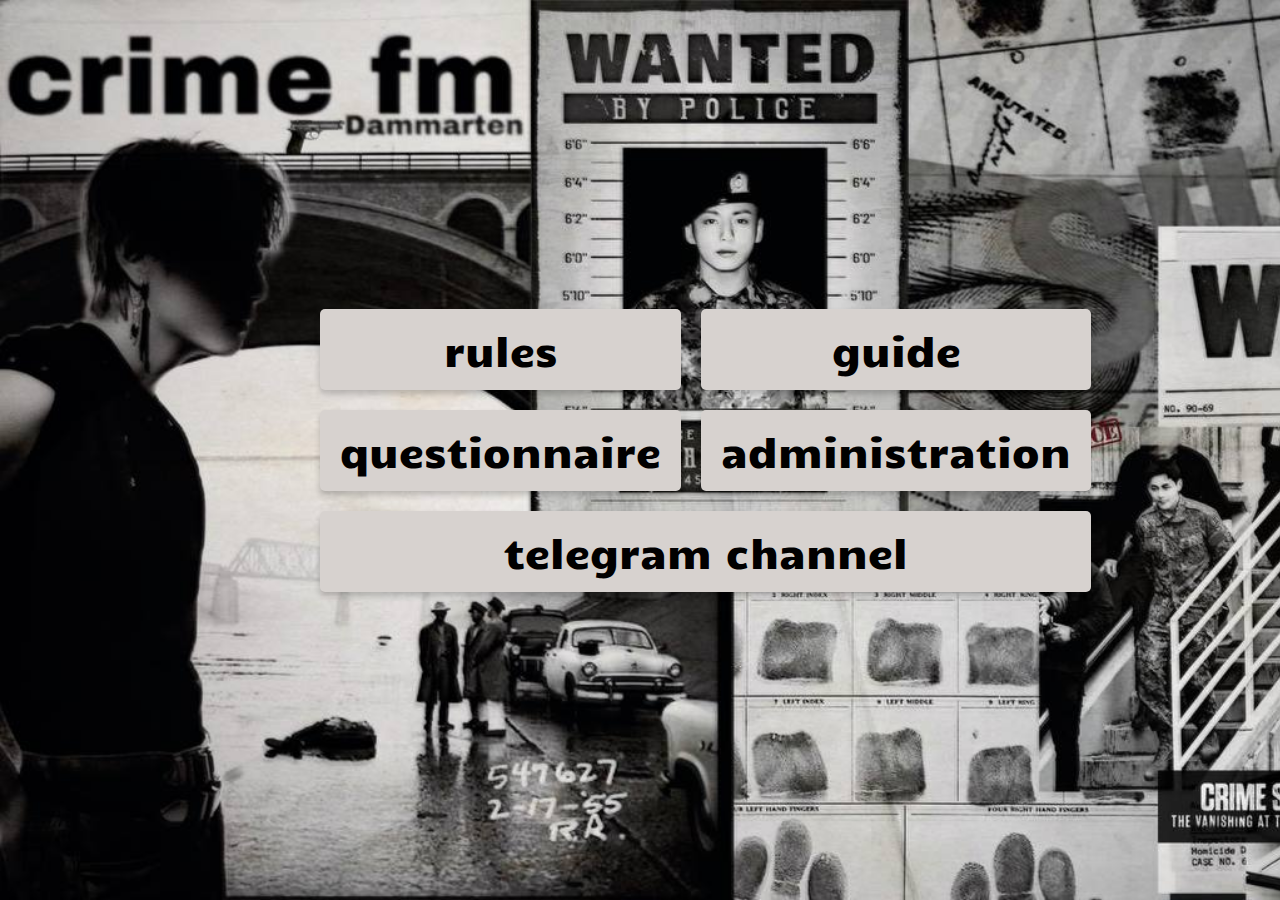
<file: index.html>
<!DOCTYPE html>
<html lang="en">
<head>
    <meta charset="UTF-8">
    <meta name="viewport" content="width=device-width, initial-scale=1.0">
    <title>Document</title>
    <meta name="viewport" content="width=device-width, initial-scale=1.0">
    <link rel="stylesheet" href="./style.css">
        <link href="https://fonts.googleapis.com/css2?family=Candal&family=Prosto+One&display=swap" rel="stylesheet">
    
</head>
<body id="animatedBody">
    <div class="navbar">
        <button id="rulesBtn">rules</button>
        <button id="guideBtn">guide</button>
        <button id="formBtn">questionnaire</button>
        <button id="adminBtn" onclick="window.location.href='admin.html'">administration</button>
        <!-- Telegram-кнопка внутри сетки -->
        <button onclick="window.location.href='https://t.me/crmfch'" target="_blank" id="telegramBtn" class="telegram-button">telegram channel</button>
    </div>

    <!-- Модальное окно для Правил -->
    <div id="rulesModal" class="modal">
        <div class="modal-content">
            <span class="close" id="rulesClose">&times;</span>
            <h2>RULES</h2>
            <h3>Вас приветствует мужской чат “Crime Family” и его правила</h3>
    <p>Прочтение этих правил есть обязательным условием для вступления к нам. Так же, не знание правил не освобождает участников от ответственности.</p>

    <ul>
        <li>
            В основе ценностей, семьи криминалистов, стоит уважение. Вы можете не сходиться во мнениях, позициях, ситуациях, думать по другому, но без уважения к участникам и администрации, вас в чате мы не будем приветствовать.
        </li><br>
        <li>
            Мы принимаем участников только с мужскими персонажами. Каждый в семье имеет право потребовать сменить аватарку, либо при сильном сопротивлении исключить из семьи.
        </li><br>
        <li>
            Владелец приветствует разрешение конфликтов (если они касаются непосредственно ситуаций чата и их участников) в самом чате. Владелец имеет полное право потребовать прекратить спор, либо же продолжить дабы решить ситуацию и вернуть мир между участниками. Если ситуация разрешена, то дальнейшее обсуждения просим проводить в личных сообщениях.
        </li><br>
        <li>
            Обязательна есть подписка на канал семьи, инициал и анкета, можно отправить с сайта, либо же сделать самому из телеграмм-канала(@crmfch). Без этих условий мы не примем вас в чат.
        </li><br>
        <li>
            Норма:
            <ul>
                <li>в день - 50 сообщений</li>
                <li>в неделю - 350 сообщений</li>
            </ul>
            На чистках, владелец на своё усмотрение решает на какую норму опираться. Сами чистки проводятся на выходных.
        </li><br>
        <li>
            Рест: <br>
            Первый рест можно взять после недельного пребывания в чате и не более чем на неделю, с учетом появления. При особо серьезных случаях, осведомленный владелец, может дать более долгий рест.
        </li><br>
        <li>
            В чате присутствует конфиденциальность ваших личностей. Кружочки с лицом запрещены. Голосовые сообщения, голосовые чаты и кружочки можно, но без ваших красивых лиц.
        </li><br>
        <li>
            Реклама других конференций, борделей, кланов и семей запрещена. Ваши личные телеграмм каналы можно рекламировать.
        </li><br>
        <li>
            Удалять чат с владельцем, где присутствует анкета и любая другая информация касаемая участника, запрещено. Теймер просим убирать сразу.
        </li><br>
        <li>
            При смене юза/имени/анкеты сообщайте владельцу в личные сообщения.
        </li><br>
        <li>
            При уходе, просим причину выхода из семьи, владельцу в личные сообщения. Вернуться можно только два раза, (максимум три, на усмотрение владельца). Так же владелец имеет право не принимать вас и второй раза. Участники же могут сообщить о нежелании принимать участника и это решение может пойти на голосование всей семье.
        </li><br>
        <li>
            Анрег без причины — пред. Три преда и вас исключат из чата. Каллы служат для важной информации и вливания новых участников, просим брать в этом активную роль, а не уходить под анрегом.
        </li><br>
        <li>
            Язык общения русский. Если два или больше участников перекинуться парой слов на другом языке, никто против не будет, но вести полноценные разговоры просим на выбранном для всех языке.
        </li><br>
    </ul>

    <h4>Если вы согласны со всеми правилами, то наша семья будет рада приветствовать каждого в чате, общаться, играть и проводить вместе время.
    </h4>
</div>
        </div>
    </div>

    <div id="guideModal" class="modal">
        <div class="modal-content">
            <span class="close" id="guideClose">&times;</span>
            <h2>Guide: Как заполнить анкету</h2>
            <p>(Шаблон/пример анкеты указан в ознакомительном посте.)
            </p>
            <p>Так же анкету можно заполнить на сайте (в окне "Questionnaire"), просто вписав ваши данные и прикрепив фотографию. </p>
            <p>
                После ваших данных просим не ставить никаких знаков.
            </p>
            <ol>
                <li>Фото/foto - формат 16:9, черно-белая.</li>
                <li>Имя/name - на английском, с большой буквы.</li>
                <li>Возраст/age - цифрами, как обычно, без точек.</li>
                <li>Позиции/position:
                    <ul>
                        <li>top - актив</li>
                        <li>bottom - пассив</li>
                        <li>switch - универсал</li>
                    </ul>
                </li>
                <li>Ориентация/orientation - сокращено или нет, важности не имеет.</li>
                <li>Статус/status:
                    <ul>
                        <li>single - свободен/а</li>
                        <li>taken - занят/а</li>
                    </ul>
                </li>
            </ol>
            <p>
                Ваши анкеты будут находиться в комментариях под постом «𝐐𝐔𝐄𝐒𝐓𝐈𝐎𝐍𝐍𝐀𝐈𝐑𝐄𝐒». <br>
                Помимо анкет туда что-либо запрещено писать.
            </p>
        </div>
    </div>

    <div id="formModal" class="modal">
        <div class="modal-content">
            <span class="close" id="formClose">&times;</span>
            <!-- Дополнительная информация -->
            <h2>Анкета для вступления</h2>
            <h4>Важно: <br>данные для анкеты вписывать на английском, с большой буквы, без каких либо знаков</h4>
    
            <!-- Форма -->
            <form id="telegramForm" class="content">
                <label for="name">Введите имя и фамилию:</label><br>
                <input type="text" id="fullName" name="fullName" placeholder="Name Full Name" required ><br>
    
                <label for="age">Введите ваш возраст:</label><br>
                <input type="number" id="age" name="age" placeholder="16+" required><br>
    
                <label for="orientation">Введите ориентацию:</label><br>
                <input type="text" id="orientation" name="orientation" placeholder="Bisexual" required><br>
    
                <label for="position">Введите позицию:</label><br>
                <input type="text" id="position" name="position" placeholder="Top/Bottom/Switch" required><br>
    
                <label for="status">Введите статус:</label><br>
                <input type="text" id="status" name="status" placeholder="Single/Taken" required><br>
    
                <label for="username">Введите юз:</label><br>
                <input type="text" id="username" name="username" placeholder="rindnv" required><br>
    
                <label for="file">Загрузить фотографию:</label><br>
                <input type="file" id="file" name="file" accept="image/*" required>
                <br><br>
    
                <button type="submit">Отправить</button>
            </form>
        </div>
    </div>
    
    <script src="./main.js"></script>
</body>
</html>
</file>
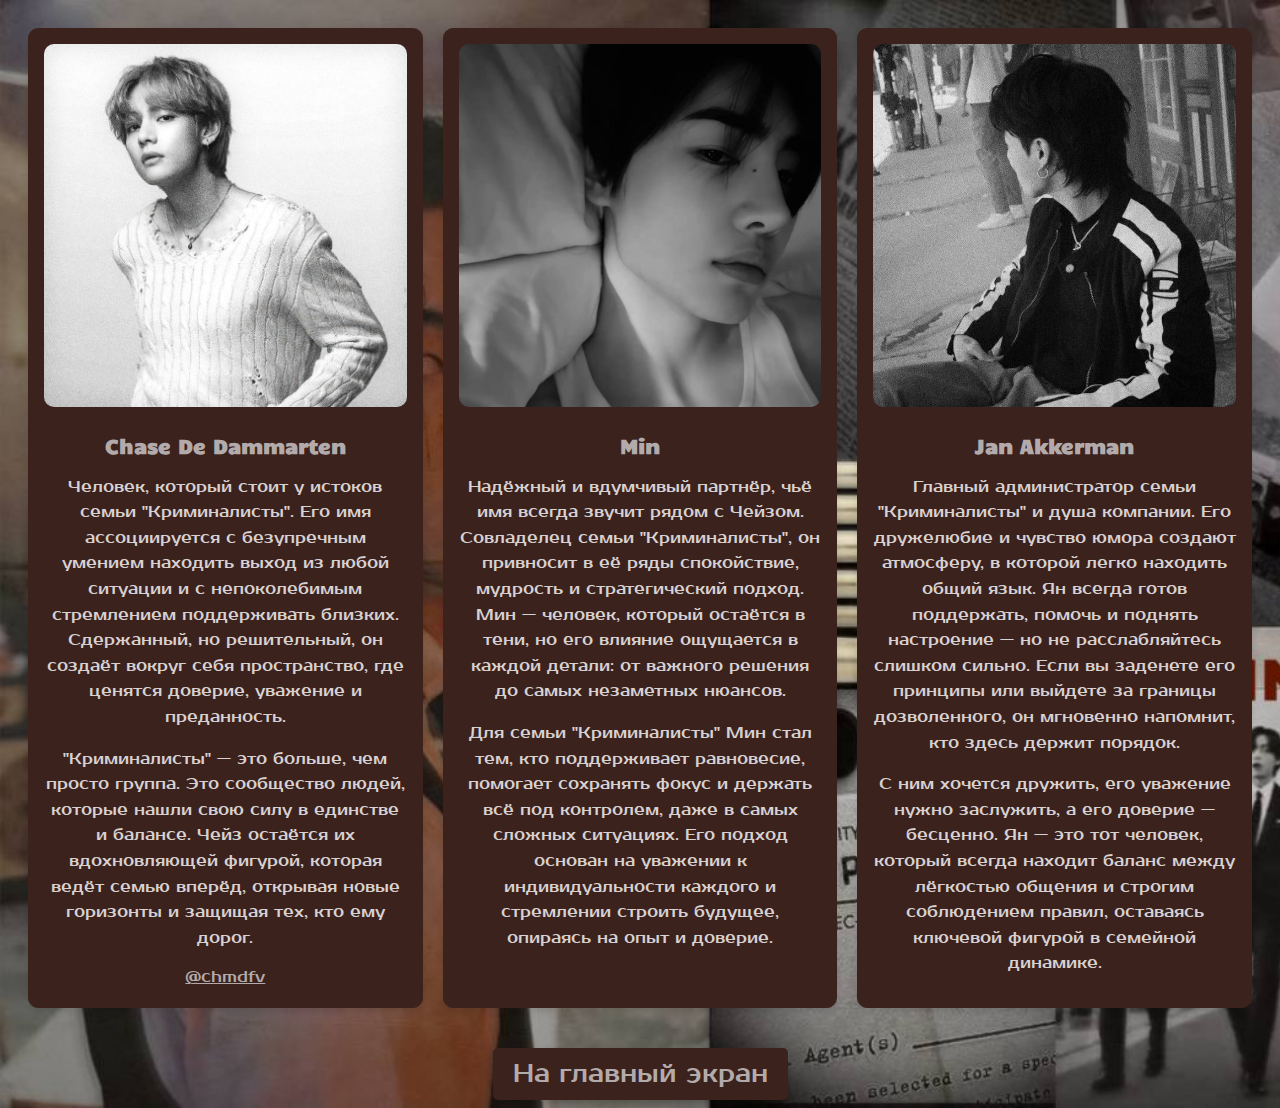
<file: admin.html>
<!DOCTYPE html>
<html lang="en">
<head>
    <meta charset="UTF-8">
    <meta name="viewport" content="width=device-width, initial-scale=1.0">
    <title>Document</title>
    <link rel="stylesheet" href="./style_adm.css">
    <link href="https://fonts.googleapis.com/css2?family=Candal&family=Prosto+One&display=swap" rel="stylesheet">
</head>
<body>
    <!--<div class="overlay"></div>-->

    <div class="admin-section">
        <div class="admin-card">
            <img src="th.jpg" alt="Owner" class="admin-photo">
            <h2>Chase De Dammarten</h2>
            <p>Человек, который стоит у истоков семьи "Криминалисты". Его имя ассоциируется с безупречным умением находить выход из любой ситуации и с непоколебимым стремлением поддерживать близких. Сдержанный, но решительный, он создаёт вокруг себя пространство, где ценятся доверие, уважение и преданность.</p>
            <p>"Криминалисты" — это больше, чем просто группа. Это сообщество людей, которые нашли свою силу в единстве и балансе. Чейз остаётся их вдохновляющей фигурой, которая ведёт семью вперёд, открывая новые горизонты и защищая тех, кто ему дорог.</p>
            <a href="https://t.me/chmdfv" target="_blank">@chmdfv</a>
        </div>

        <div class="admin-card">
            <img src="snch.jpg" alt="Co-owner" class="admin-photo">
            <h2>Min </h2>
            <p>Надёжный и вдумчивый партнёр, чьё имя всегда звучит рядом с Чейзом. Совладелец семьи "Криминалисты", он привносит в её ряды спокойствие, мудрость и стратегический подход. Мин — человек, который остаётся в тени, но его влияние ощущается в каждой детали: от важного решения до самых незаметных нюансов.</p>
            <p>Для семьи "Криминалисты" Мин стал тем, кто поддерживает равновесие, помогает сохранять фокус и держать всё под контролем, даже в самых сложных ситуациях. Его подход основан на уважении к индивидуальности каждого и стремлении строить будущее, опираясь на опыт и доверие.</p>
        </div>
        
        <div class="admin-card">
            <img src="jk.jpg" alt="Admin" class="admin-photo">
            <h2>Jan Akkerman</h2>
            <p>Главный администратор семьи "Криминалисты" и душа компании. Его дружелюбие и чувство юмора создают атмосферу, в которой легко находить общий язык. Ян всегда готов поддержать, помочь и поднять настроение — но не расслабляйтесь слишком сильно. Если вы заденете его принципы или выйдете за границы дозволенного, он мгновенно напомнит, кто здесь держит порядок.</p>
            <p>С ним хочется дружить, его уважение нужно заслужить, а его доверие — бесценно. Ян — это тот человек, который всегда находит баланс между лёгкостью общения и строгим соблюдением правил, оставаясь ключевой фигурой в семейной динамике.</p>
        </div>
    </div>
    <div class="return-home">
        <button onclick="window.location.href='index.html'">На главный экран</button>
    </div>
</body>
</html>
</file>
<file: style.css>
/* Центрирование всего содержимого */
body {
    background-image: url('glown.jpg');
    background-repeat: no-repeat;
    background-size: cover;
    display: flex;
    justify-content: center;
    align-items: center;
    height: 100vh;
    margin: 0;
}

/* Сетка кнопок */
.navbar {
    display: grid;
    grid-template-columns: 1fr 1fr; /* Две колонки */
    grid-template-rows: auto auto auto; /* Три строки: две строки для кнопок + одна для Telegram */
    gap: 20px;
    text-align: center;
    width: 50%; /* Ширина всей секции */
    justify-items: center; /* Центровка кнопок внутри ячеек */
}

/* Единый стиль кнопок */
button, .telegram-button {
    background-color: #D7D2CF;
    color: #010000;
    border: none;
    border-radius: 5px;
    padding: 15px 20px;
    font-size: 250%;
    font-family: 'Candal', sans-serif;
    cursor: pointer;
    box-shadow: 0 4px 6px rgba(0, 0, 0, 0.2);
    text-align: center;
    width: 100%; /* Одинаковая ширина всех кнопок */
}

button:hover, .telegram-button:hover {
    background-color: #A7A7A7;
    transition: background-color 0.2s ease;
}

/* Telegram-кнопка - отдельный стиль, если нужно */
.telegram-button {
    grid-column: 1 / -1; /* Занимает всю строку по ширине сетки */
}


/* Стиль модального окна */
.modal {
    display: none; /* Окно по умолчанию скрыто */
    position: fixed;
    z-index: 1000;
    left: 0;
    top: 0;
    width: 100%;
    height: 100%;
    background-color: rgba(0, 0, 0, 0.8); /* Тёмный полупрозрачный фон */
}

.modal-content {
    position: relative;
    margin: auto;
    top: 10%; /* Чтобы окно не выходило за верх */
    width: 50%;
    max-height: 80vh;
    overflow-y: auto; /* Включаем прокрутку */
    background-color: rgba(255, 255, 255, 0.897);
    padding: 20px;
    border-radius: 10px;
    text-align: justify;
    font-size: 35px; /* Крупный текст */
    line-height: 1.7;
    box-shadow: 0 4px 6px rgba(0, 0, 0, 0.2);
}

.close {
    position: absolute;
    top: 10px;
    right: 20px;
    font-size: 25px;
    cursor: pointer;
    color: rgb(0, 0, 0);
}

.rules h1 {
    font-size: 24px;
    text-align: center;
    margin-bottom: 20px;
}

.rules p {
    margin-bottom: 20px;
    text-align: justify;
}

.rules ul {
    list-style-type: disc;
    margin-left: 20px;
}

.rules ul ul {
    list-style-type: circle;
    margin-left: 40px;
}

.rules li {
    margin-bottom: 15px;
}

.content input {
    width: 80%; /* Увеличивает ширину поля ввода */
    height: 40px; /* Увеличивает высоту поля ввода */
    margin: 10px auto; /* Устанавливает отступы между полями */
    font-size: 18px; /* Увеличивает размер текста внутри поля */
    padding: 5px 10px; /* Добавляет внутренний отступ для удобства */
    border: 2px solid #D7D2CF; /* Добавляет границу */
    border-radius: 5px; /* Закругляет углы */
    box-shadow: 0 2px 4px rgba(0, 0, 0, 0.1); /* Лёгкая тень для эстетики */
}

.content input:focus {
    border-color: #A7A7A7; /* Цвет границы при фокусе */
    outline: none; /* Убирает стандартную рамку браузера */
}

.content button {
    width: 50%; /* Увеличивает ширину кнопки */
    height: 50px; /* Увеличивает высоту кнопки */
    font-size: 20px; /* Увеличивает размер текста */
    background-color: #D7D2CF;
    color: #010000;
    border: none;
    border-radius: 5px;
    cursor: pointer;
    box-shadow: 0 2px 4px rgba(0, 0, 0, 0.1); /* Лёгкая тень */
}

.content button:hover {
    background-color: #A7A7A7;
}

/* Применяем Prosto One для заголовков */
h1, h2, h3, h4 {
    font-family: 'Prosto One', sans-serif;
}

/* Для основного текста */
p, li, ul, label{
    font-family: 'Prosto One', 'Roboto', sans-serif;
    font-size: 30px;
}

@media (max-width: 768px) {
    body {
        padding: 10px; /* Уменьшаем отступы внутри сайта */
    }

    .navbar {
        grid-template-columns: 1fr; /* Кнопки в одну колонку */
        gap: 15px; /* Увеличиваем расстояние между кнопками */
        width: 90%; /* Уменьшаем ширину кнопок */
    }

    button, .telegram-button {
        font-size: 16px; /* Уменьшаем размер текста кнопок */
        padding: 10px 15px; /* Выровняем отступы */
    }

    .modal-content {
        width: 90%; /* Уменьшаем ширину модального окна */
        font-size: 18px; /* Уменьшаем размер текста для читабельности */
    }

    .admin-section {
        flex-direction: column; /* Все карточки в один столбец */
        align-items: center;
    }

    .admin-card {
        width: 95%; /* Уменьшаем ширину карточек */
        margin-bottom: 20px; /* Добавляем больше отступов между карточками */
    }

    .admin-photo {
        width: 100%; /* Фото растягивается по ширине карточки */
    }
        /* Уменьшаем шрифт заголовков */
        h1 {
            font-size: 22px;
        }
        h2 {
            font-size: 20px;
        }
        h3 {
            font-size: 18px;
        }
        h4 {
            font-size: 16px;
        }
    
        /* Уменьшаем шрифт параграфов */
        p, ul, li, input {
            font-size: 14px;
            line-height: 1.5; /* Делаем текст более компактным и читаемым */
        }
    
}
</file>
<file: style_adm.css>
body{
    background-image: url('adm.jpg');
    background-repeat: no-repeat;
    background-size: cover;
    font-family: 'Candal', sans-serif;
}

.admin-section {
    display: flex; /* Располагаем карточки в строке */
    justify-content: space-between; /* Равномерно распределяем пространство */
    gap: 20px; /* Расстояние между колонками */
    padding: 20px;
     /* Фон секции */
}

.admin-card {
    flex: 1; /* Все карточки равной ширины */
    background-color: #3B221D;
    border: 1px solid #3B221D; /* Лёгкая граница */
    border-radius: 10px; /* Закруглённые углы */
    padding: 15px;
    text-align: center; /* Центрирование содержимого */
    box-shadow: 0 4px 6px rgba(0, 0, 0, 0.1); /* Тень для объёма */
    font-family: 'Prosto One', sans-serif;
}

.admin-photo {
    width: 100%; /* Фото растягивается по ширине карточки */
    height: auto; /* Сохраняем пропорции */
    border-radius: 10px; /* Закругляем углы фото */
    margin-bottom: 10px;
}

h2 {
    font-family: 'Candal', sans-serif;
    font-size: 20px;
    margin: 10px 0;
    color: #b3abab;
}

p {
    font-family: 'Prosto One', sans-serif;
    font-size: 16px;
    color: #d8d1d1;
    line-height: 1.6;
}

@media (max-width: 768px) {
    .admin-section {
        flex-direction: column; /* Располагаем карточки в колонку */
        align-items: center;
    }

    .admin-card {
        width: 90%; /* Уменьшаем ширину карточек для мобильных */
    }
}

.return-home {
    text-align: center; /* Центрируем кнопку */
    margin-top: 20px; /* Отступ сверху */
}

.return-home button {
    background-color: #3B221D; /* Цвет фона кнопки */
    color: #b3abab; /* Цвет текста */
    border: none;
    border-radius: 5px; /* Закругленные углы */
    padding: 10px 20px; /* Размер кнопки */
    font-size: 25px; /* Размер текста */
    font-family: 'Prosto One', sans-serif; /* Шрифт */
    cursor: pointer;
    box-shadow: 0 4px 6px rgba(0, 0, 0, 0.2); /* Легкая тень */
}

.return-home button:hover {
    background-color: #684138; /* Цвет кнопки при наведении */
    transition: background-color 0.2s ease; /* Плавное изменение цвета */
}

a{
    color: #b3abab;
}

@media (max-width: 768px) {
    /* Переключаем карточки в одну колонку */
    .admin-section {
        flex-direction: column;
        align-items: center;
    }

    .admin-card {
        width: 90%; /* Уменьшаем ширину карточек */
    }
    .return-home button {
        font-size: 16px; /* Уменьшаем текст кнопки на главную */
    } }
</file>
